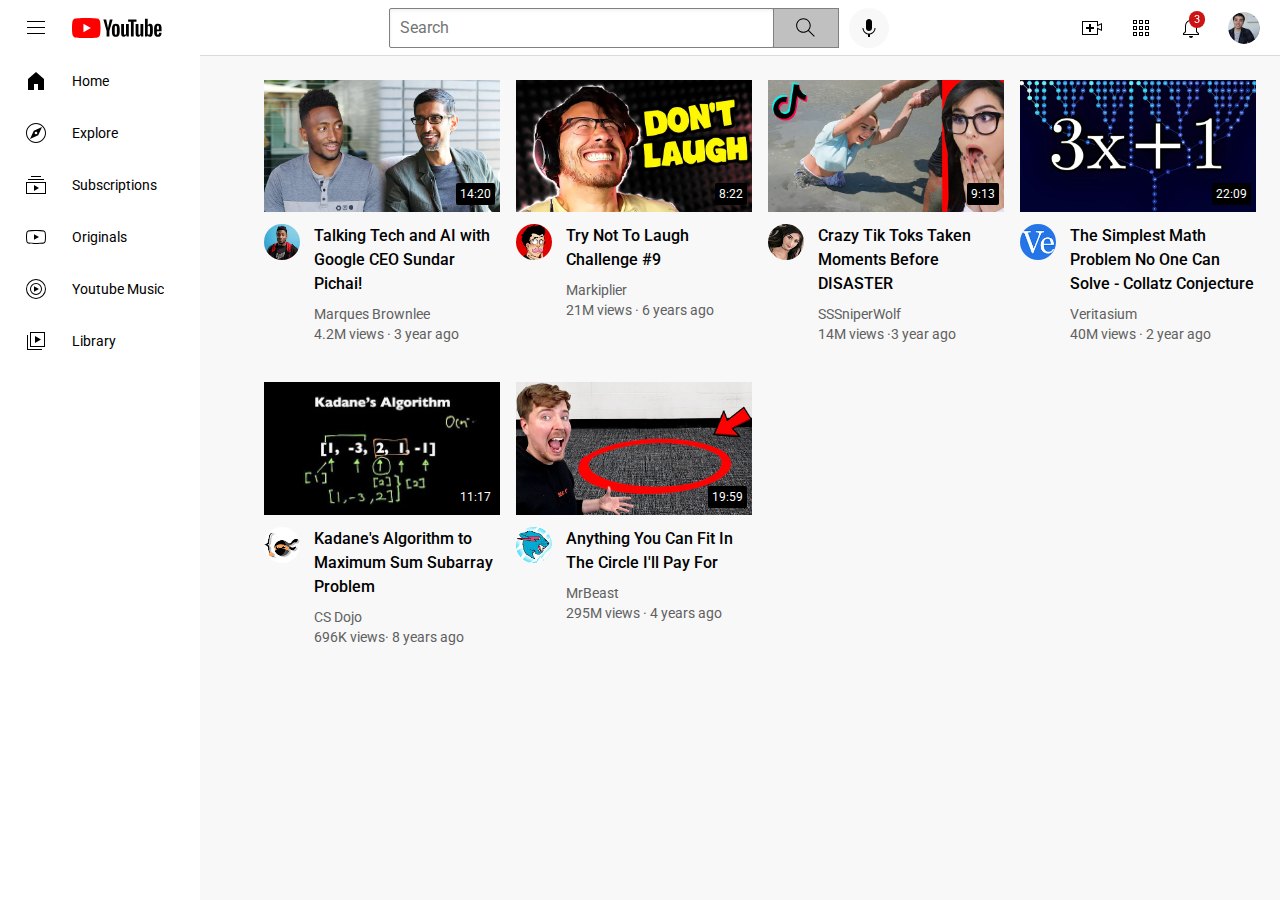
<file: index.html>
<!DOCTYPE html>
<html>

<head>
  <title>YouTube.com Clone</title>

  <link rel="preconnect" href="https://fonts.googleapis.com">
  <link rel="preconnect" href="https://fonts.gstatic.com" crossorigin>
  <link
    href="https://fonts.googleapis.com/css2?family=Montserrat:wght@400;700&family=Roboto:wght@400;500;700&display=swap"
    rel="stylesheet">

  <link rel="stylesheet" href="youtube-style/general.css">
  <link rel="stylesheet" href="youtube-style/header.css">
  <link rel="stylesheet" href="youtube-style/video.css">
  <link rel="stylesheet" href="youtube-style/sidebar.css">

</head>

<body>

  <div class="header">
    <div class="left-section">
      <img class="hamburger-menu" src="ICONS/hamburger-menu.svg">
      <img class="youtube-logo" src="ICONS/youtube-logo.svg">
    </div>
    <div class="middle-section">

      <input class="search-bar" type="text" placeholder="Search">

      <button class="search-button">
        <img class="search-icon" src="ICONS/search.svg">
        <div class="tooltip">Search</div>
      </button>

      <button class="voice-search-button">
        <img class="voice-search-icon" src="ICONS/voice-search-icon.svg">
        <div class="tooltip">Search with your voice</div>

      </button>

    </div>
    <div class="right-section">
      <div class="upload-icon-container">
        <img class="upload-icon" src="ICONS/upload.svg">
        <div class="tooltip">Create</div>
      </div>
      <div class="youtube-apps-icon-container">
        <img class="youtube-apps-icon" src="ICONS/youtube-apps.svg">
        <div class="tooltip">YouTube apps</div>
      </div>

      <div class="notification-icon-container">
        <img class="notification-icon" src="ICONS/notifications.svg">
        <div class="notification-count">3</div>
        <div class="tooltip">Notifications</div>

      </div>

      <img class="my-channel-logo" src="channel-logo/my-channel.jpeg">


    </div>
  </div>

  <div class="sidebar">
    <div class="sidebar-link">
      <img src="ICONS/home.svg">
      <div>Home</div>
    </div>
    <div class="sidebar-link">
      <img src="ICONS/explore.svg">
      <div>Explore</div>
    </div>
    <div class="sidebar-link">
      <img src="ICONS/subscriptions.svg">
      <div>Subscriptions</div>
    </div>
    <div class="sidebar-link">
      <img src="ICONS/originals.svg">
      <div>Originals</div>
    </div>
    <div class="sidebar-link">
      <img src="ICONS/youtube-music.svg">
      <div>Youtube Music</div>
    </div>
    <div class="sidebar-link">
      <img src="ICONS/library.svg">
      <div>Library</div>
    </div>
  </div>

  <div class="video-grid">
    <div class="video-preview">
      <div class="thumbnail-row">
        <a href="https://www.youtube.com/watch?v=n2RNcPRtAiY">
          <img class="thumbnail" src="thumbnails/thumbnail-1.webp"></a>

        <div class="video-time">14:20</div>
      </div>

      <div class="video-info-grid">
        <div class="channel-picture">
          <div class="profile-picture-container">
            <a href="https://www.youtube.com/c/mkbhd">
              <img class="profile-picture" src="channel-logo/channel-1.jpeg">
            </a>
            <div class="channel-tooltip">
              <img class="channel-tooltip-picture" src="channel-logo/channel-1.jpeg">
              <div>
                <div class="channel-tooltip-name">
                  Marques Brownlee
                </div>
                <div class="channel-tooltip-stats">
                  19.1M subscriber
                </div>
              </div>


            </div>
          </div>



        </div>
        <div class="video-info">
          <p class="video-title">
            <a class="video-title-link" href="https://www.youtube.com/watch?v=n2RNcPRtAiY">Talking Tech and AI with
              Google CEO Sundar Pichai!</a>
          </p>
          <p class="video-author">
            Marques Brownlee
          </p>
          <p class="video-stats">
            4.2M views &#183; 3 year ago
          </p>
        </div>

      </div>



    </div>


    <div class="video-preview">
      <div class="thumbnail-row">
        <a href="https://www.youtube.com/watch?v=mP0RAo9SKZk"><img class="thumbnail"
            src="thumbnails/thumbnail-2.webp"></a>

        <div class="video-time">8:22</div>
      </div>

      <div class="video-info-grid">
        <div class="channel-picture">
          <div class="profile-picture-container">
            <a href="https://www.youtube.com/c/markiplier">
              <img class="profile-picture" src="channel-logo/channel-2.jpeg">
            </a>
            <div class="channel-tooltip">
              <img class="channel-tooltip-picture" src="channel-logo/channel-2.jpeg">
              <div>
                <div class="channel-tooltip-name">
                  Markiplier
                </div>
                <div class="channel-tooltip-stats">
                  36M subscriber
                </div>
              </div>


            </div>
          </div>
         

        </div>
        <div class="video-info">
          <p class="video-title">
            <a href="https://www.youtube.com/watch?v=mP0RAo9SKZk" class="video-title-link">Try Not To Laugh Challenge
              #9</a>

          </p>
          <p class="video-author">
            Markiplier
          </p>
          <p class="video-stats">
            21M views &#183; 6 years ago
          </p>
        </div>


      </div>
    </div>


    <div class="video-preview">
      <div class="thumbnail-row">
        <a href="https://www.youtube.com/watch?v=FgjPQQeTh1w"><img class="thumbnail"
            src="thumbnails/thumbnail-3.webp"></a>

        <div class="video-time">9:13</div>
      </div>

      <div class="video-info-grid">
        <div class="channel-picture">
          <div class="profile-picture-container">
            <a href="https://www.youtube.com/user/SSSniperWolf">
              <img class="profile-picture" src="channel-logo/channel-3.jpeg">
            </a>
            <div class="channel-tooltip">
              <img class="channel-tooltip-picture" src="channel-logo/channel-3.jpeg">
              <div>
                <div class="channel-tooltip-name">
                  SSSniperWolf
                </div>
                <div class="channel-tooltip-stats">
                  14M subscriber
                </div>
              </div>


            </div>
          </div>
         

        </div>
        <div class="video-info">
          <p class="video-title">
            <a class="video-title-link" href="https://www.youtube.com/watch?v=FgjPQQeTh1w">Crazy Tik Toks Taken Moments
              Before DISASTER</a>

          </p>
          <p class="video-author">
            SSSniperWolf

          </p>
          <p class="video-stats">
            14M views &#183;3 year ago
          </p>
        </div>


      </div>
    </div>


    <div class="video-preview">
      <div class="thumbnail-row">
        <a href="https://www.youtube.com/watch?v=094y1Z2wpJg"> <img class="thumbnail"
            src="thumbnails/thumbnail-4.webp"></a>

        <div class="video-time">22:09</div>
      </div>

      <div class="video-info-grid">
        <div class="channel-picture">
          <div class="profile-picture-container">
            <a href="https://www.youtube.com/c/veritasium">
              <img class="profile-picture" src="channel-logo/channel-4.jpeg">
            </a>
            <div class="channel-tooltip">
              <img class="channel-tooltip-picture" src="channel-logo/channel-4.jpeg">
              <div>
                <div class="channel-tooltip-name">
                  Veritasium
                </div>
                <div class="channel-tooltip-stats">
                  15.8M subscriber
                </div>
              </div>


            </div>
          </div>
          

        </div>
        <div class="video-info">
          <p class="video-title">
            <a class="video-title-link" href="https://www.youtube.com/watch?v=094y1Z2wpJg">The Simplest Math Problem No
              One Can Solve - Collatz Conjecture</a>

          </p>
          <p class="video-author">
            Veritasium
          </p>
          <p class="video-stats">
            40M views &#183; 2 year ago
          </p>
        </div>


      </div>
    </div>

    <div class="video-preview">
      <div class="thumbnail-row">
        <a href="https://www.youtube.com/watch?v=86CQq3pKSUw"> <img class="thumbnail" src="thumbnails/thumbnail-5.webp">
        </a>
        <div class="video-time">11:17
        </div>
      </div>

      <div class="video-info-grid">
        <div class="channel-picture">
          <div class="profile-picture-container">
            <a href="https://www.youtube.com/c/CSDojo">
              <img class="profile-picture" src="channel-logo/channel-5.jpeg">
            </a>
            <div class="channel-tooltip">
              <img class="channel-tooltip-picture" src="channel-logo/channel-5.jpeg">
              <div>
                <div class="channel-tooltip-name">
                CS Dojo
                </div>
                <div class="channel-tooltip-stats">
                  1.94M subscriber
                </div>
              </div>


            </div>
          </div>
         


        </div>
        <div class="video-info">
          <p class="video-title">
            <a class="video-title-link" href="https://www.youtube.com/watch?v=86CQq3pKSUw">Kadane's Algorithm to Maximum
              Sum Subarray Problem</a>

          </p>
          <p class="video-author">
            CS Dojo
          </p>
          <p class="video-stats">
            696K views&#183; 8 years ago
          </p>
        </div>


      </div>
    </div>



    <div class="video-preview">
      <div class="thumbnail-row">
        <a href="https://www.youtube.com/watch?v=yXWw0_UfSFg"> <img class="thumbnail"
            src="thumbnails/thumbnail-6.webp"></a>

        <div class="video-time">19:59</div>
      </div>

      <div class="video-info-grid">
        <div class="channel-picture">
          <div class="profile-picture-container">
            <a href="https://www.youtube.com/channel/UCX6OQ3DkcsbYNE6H8uQQuVA">
              <img class="profile-picture" src="channel-logo/channel-6.jpeg">
            </a>
            <div class="channel-tooltip">
              <img class="channel-tooltip-picture" src="channel-logo/channel-6.jpeg">
              <div>
                <div class="channel-tooltip-name">
                  MrBeast
                </div>
                <div class="channel-tooltip-stats">
                  295M subscriber
                </div>
              </div>


            </div>
          </div>
          


        </div>
        <div class="video-info">
          <p class="video-title">
            <a class="video-title-link" href="https://www.youtube.com/watch?v=yXWw0_UfSFg"> Anything You Can Fit In The
              Circle I&#39;ll Pay For</a>
          </p>
          <p class="video-author">
            MrBeast
          </p>
          <p class="video-stats">
            295M views &#183; 4 years ago
          </p>
        </div>


      </div>
    </div>


  </div>
























































</body>

</html>
</file>
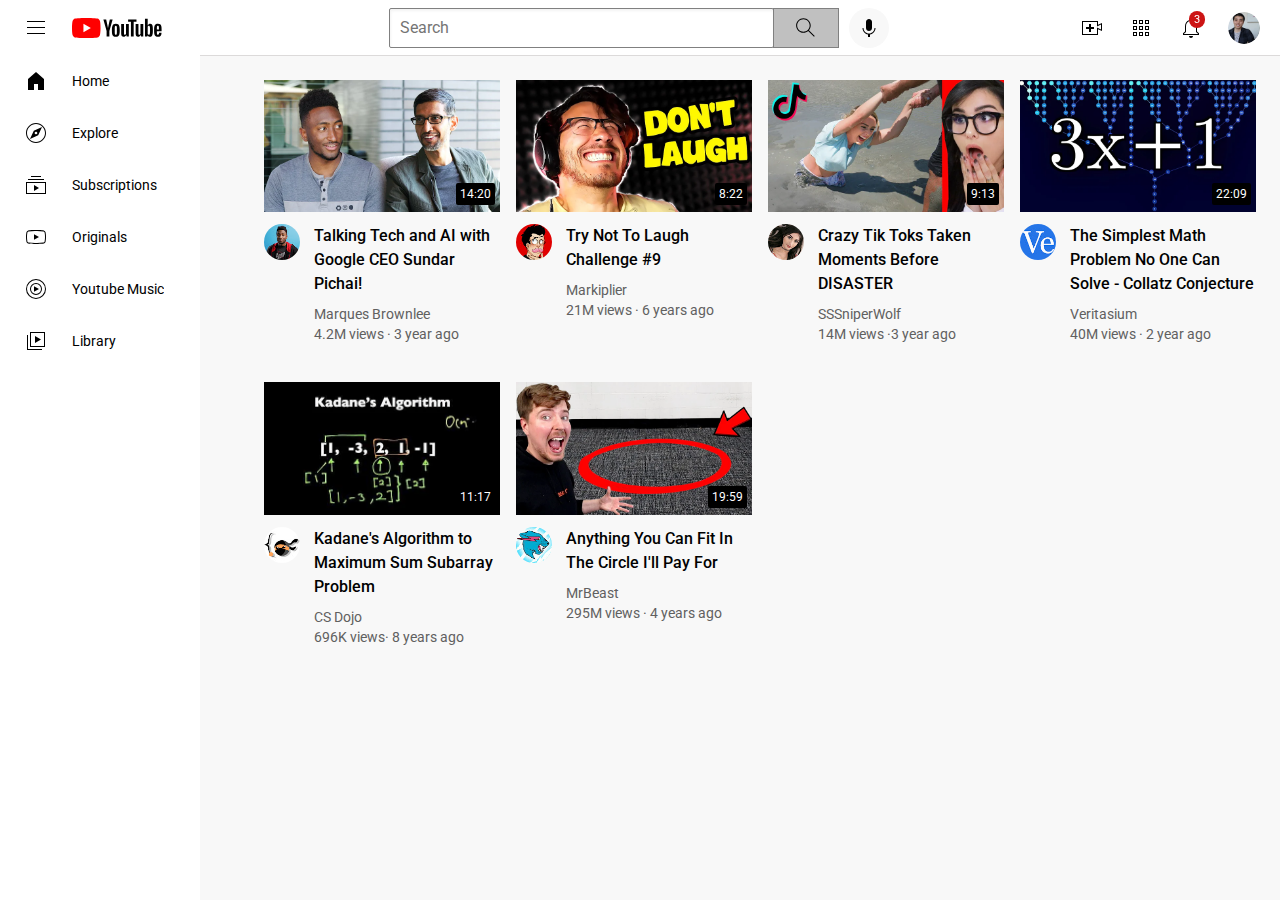
<file: youtube.html>
<!DOCTYPE html>
<html>

<head>
  <title>YouTube.com Clone</title>

  <link rel="preconnect" href="https://fonts.googleapis.com">
  <link rel="preconnect" href="https://fonts.gstatic.com" crossorigin>
  <link
    href="https://fonts.googleapis.com/css2?family=Montserrat:wght@400;700&family=Roboto:wght@400;500;700&display=swap"
    rel="stylesheet">

  <link rel="stylesheet" href="youtube-style/general.css">
  <link rel="stylesheet" href="youtube-style/header.css">
  <link rel="stylesheet" href="youtube-style/video.css">
  <link rel="stylesheet" href="youtube-style/sidebar.css">

</head>

<body>

  <div class="header">
    <div class="left-section">
      <img class="hamburger-menu" src="ICONS/hamburger-menu.svg">
      <img class="youtube-logo" src="ICONS/youtube-logo.svg">
    </div>
    <div class="middle-section">

      <input class="search-bar" type="text" placeholder="Search">

      <button class="search-button">
        <img class="search-icon" src="ICONS/search.svg">
        <div class="tooltip">Search</div>
      </button>

      <button class="voice-search-button">
        <img class="voice-search-icon" src="ICONS/voice-search-icon.svg">
        <div class="tooltip">Search with your voice</div>

      </button>

    </div>
    <div class="right-section">
      <div class="upload-icon-container">
        <img class="upload-icon" src="ICONS/upload.svg">
        <div class="tooltip">Create</div>
      </div>
      <div class="youtube-apps-icon-container">
        <img class="youtube-apps-icon" src="ICONS/youtube-apps.svg">
        <div class="tooltip">YouTube apps</div>
      </div>

      <div class="notification-icon-container">
        <img class="notification-icon" src="ICONS/notifications.svg">
        <div class="notification-count">3</div>
        <div class="tooltip">Notifications</div>

      </div>

      <img class="my-channel-logo" src="channel-logo/my-channel.jpeg">


    </div>
  </div>

  <div class="sidebar">
    <div class="sidebar-link">
      <img src="ICONS/home.svg">
      <div>Home</div>
    </div>
    <div class="sidebar-link">
      <img src="ICONS/explore.svg">
      <div>Explore</div>
    </div>
    <div class="sidebar-link">
      <img src="ICONS/subscriptions.svg">
      <div>Subscriptions</div>
    </div>
    <div class="sidebar-link">
      <img src="ICONS/originals.svg">
      <div>Originals</div>
    </div>
    <div class="sidebar-link">
      <img src="ICONS/youtube-music.svg">
      <div>Youtube Music</div>
    </div>
    <div class="sidebar-link">
      <img src="ICONS/library.svg">
      <div>Library</div>
    </div>
  </div>

  <div class="video-grid">
    <div class="video-preview">
      <div class="thumbnail-row">
        <a href="https://www.youtube.com/watch?v=n2RNcPRtAiY">
          <img class="thumbnail" src="thumbnails/thumbnail-1.webp"></a>

        <div class="video-time">14:20</div>
      </div>

      <div class="video-info-grid">
        <div class="channel-picture">
          <div class="profile-picture-container">
            <a href="https://www.youtube.com/c/mkbhd">
              <img class="profile-picture" src="channel-logo/channel-1.jpeg">
            </a>
            <div class="channel-tooltip">
              <img class="channel-tooltip-picture" src="channel-logo/channel-1.jpeg">
              <div>
                <div class="channel-tooltip-name">
                  Marques Brownlee
                </div>
                <div class="channel-tooltip-stats">
                  19.1M subscriber
                </div>
              </div>


            </div>
          </div>



        </div>
        <div class="video-info">
          <p class="video-title">
            <a class="video-title-link" href="https://www.youtube.com/watch?v=n2RNcPRtAiY">Talking Tech and AI with
              Google CEO Sundar Pichai!</a>
          </p>
          <p class="video-author">
            Marques Brownlee
          </p>
          <p class="video-stats">
            4.2M views &#183; 3 year ago
          </p>
        </div>

      </div>



    </div>


    <div class="video-preview">
      <div class="thumbnail-row">
        <a href="https://www.youtube.com/watch?v=mP0RAo9SKZk"><img class="thumbnail"
            src="thumbnails/thumbnail-2.webp"></a>

        <div class="video-time">8:22</div>
      </div>

      <div class="video-info-grid">
        <div class="channel-picture">
          <div class="profile-picture-container">
            <a href="https://www.youtube.com/c/markiplier">
              <img class="profile-picture" src="channel-logo/channel-2.jpeg">
            </a>
            <div class="channel-tooltip">
              <img class="channel-tooltip-picture" src="channel-logo/channel-2.jpeg">
              <div>
                <div class="channel-tooltip-name">
                  Markiplier
                </div>
                <div class="channel-tooltip-stats">
                  36M subscriber
                </div>
              </div>


            </div>
          </div>
         

        </div>
        <div class="video-info">
          <p class="video-title">
            <a href="https://www.youtube.com/watch?v=mP0RAo9SKZk" class="video-title-link">Try Not To Laugh Challenge
              #9</a>

          </p>
          <p class="video-author">
            Markiplier
          </p>
          <p class="video-stats">
            21M views &#183; 6 years ago
          </p>
        </div>


      </div>
    </div>


    <div class="video-preview">
      <div class="thumbnail-row">
        <a href="https://www.youtube.com/watch?v=FgjPQQeTh1w"><img class="thumbnail"
            src="thumbnails/thumbnail-3.webp"></a>

        <div class="video-time">9:13</div>
      </div>

      <div class="video-info-grid">
        <div class="channel-picture">
          <div class="profile-picture-container">
            <a href="https://www.youtube.com/user/SSSniperWolf">
              <img class="profile-picture" src="channel-logo/channel-3.jpeg">
            </a>
            <div class="channel-tooltip">
              <img class="channel-tooltip-picture" src="channel-logo/channel-3.jpeg">
              <div>
                <div class="channel-tooltip-name">
                  SSSniperWolf
                </div>
                <div class="channel-tooltip-stats">
                  14M subscriber
                </div>
              </div>


            </div>
          </div>
         

        </div>
        <div class="video-info">
          <p class="video-title">
            <a class="video-title-link" href="https://www.youtube.com/watch?v=FgjPQQeTh1w">Crazy Tik Toks Taken Moments
              Before DISASTER</a>

          </p>
          <p class="video-author">
            SSSniperWolf

          </p>
          <p class="video-stats">
            14M views &#183;3 year ago
          </p>
        </div>


      </div>
    </div>


    <div class="video-preview">
      <div class="thumbnail-row">
        <a href="https://www.youtube.com/watch?v=094y1Z2wpJg"> <img class="thumbnail"
            src="thumbnails/thumbnail-4.webp"></a>

        <div class="video-time">22:09</div>
      </div>

      <div class="video-info-grid">
        <div class="channel-picture">
          <div class="profile-picture-container">
            <a href="https://www.youtube.com/c/veritasium">
              <img class="profile-picture" src="channel-logo/channel-4.jpeg">
            </a>
            <div class="channel-tooltip">
              <img class="channel-tooltip-picture" src="channel-logo/channel-4.jpeg">
              <div>
                <div class="channel-tooltip-name">
                  Veritasium
                </div>
                <div class="channel-tooltip-stats">
                  15.8M subscriber
                </div>
              </div>


            </div>
          </div>
          

        </div>
        <div class="video-info">
          <p class="video-title">
            <a class="video-title-link" href="https://www.youtube.com/watch?v=094y1Z2wpJg">The Simplest Math Problem No
              One Can Solve - Collatz Conjecture</a>

          </p>
          <p class="video-author">
            Veritasium
          </p>
          <p class="video-stats">
            40M views &#183; 2 year ago
          </p>
        </div>


      </div>
    </div>

    <div class="video-preview">
      <div class="thumbnail-row">
        <a href="https://www.youtube.com/watch?v=86CQq3pKSUw"> <img class="thumbnail" src="thumbnails/thumbnail-5.webp">
        </a>
        <div class="video-time">11:17
        </div>
      </div>

      <div class="video-info-grid">
        <div class="channel-picture">
          <div class="profile-picture-container">
            <a href="https://www.youtube.com/c/CSDojo">
              <img class="profile-picture" src="channel-logo/channel-5.jpeg">
            </a>
            <div class="channel-tooltip">
              <img class="channel-tooltip-picture" src="channel-logo/channel-5.jpeg">
              <div>
                <div class="channel-tooltip-name">
                CS Dojo
                </div>
                <div class="channel-tooltip-stats">
                  1.94M subscriber
                </div>
              </div>


            </div>
          </div>
         


        </div>
        <div class="video-info">
          <p class="video-title">
            <a class="video-title-link" href="https://www.youtube.com/watch?v=86CQq3pKSUw">Kadane's Algorithm to Maximum
              Sum Subarray Problem</a>

          </p>
          <p class="video-author">
            CS Dojo
          </p>
          <p class="video-stats">
            696K views&#183; 8 years ago
          </p>
        </div>


      </div>
    </div>



    <div class="video-preview">
      <div class="thumbnail-row">
        <a href="https://www.youtube.com/watch?v=yXWw0_UfSFg"> <img class="thumbnail"
            src="thumbnails/thumbnail-6.webp"></a>

        <div class="video-time">19:59</div>
      </div>

      <div class="video-info-grid">
        <div class="channel-picture">
          <div class="profile-picture-container">
            <a href="https://www.youtube.com/channel/UCX6OQ3DkcsbYNE6H8uQQuVA">
              <img class="profile-picture" src="channel-logo/channel-6.jpeg">
            </a>
            <div class="channel-tooltip">
              <img class="channel-tooltip-picture" src="channel-logo/channel-6.jpeg">
              <div>
                <div class="channel-tooltip-name">
                  MrBeast
                </div>
                <div class="channel-tooltip-stats">
                  295M subscriber
                </div>
              </div>


            </div>
          </div>
          


        </div>
        <div class="video-info">
          <p class="video-title">
            <a class="video-title-link" href="https://www.youtube.com/watch?v=yXWw0_UfSFg"> Anything You Can Fit In The
              Circle I&#39;ll Pay For</a>
          </p>
          <p class="video-author">
            MrBeast
          </p>
          <p class="video-stats">
            295M views &#183; 4 years ago
          </p>
        </div>


      </div>
    </div>


  </div>
























































</body>

</html>
</file>
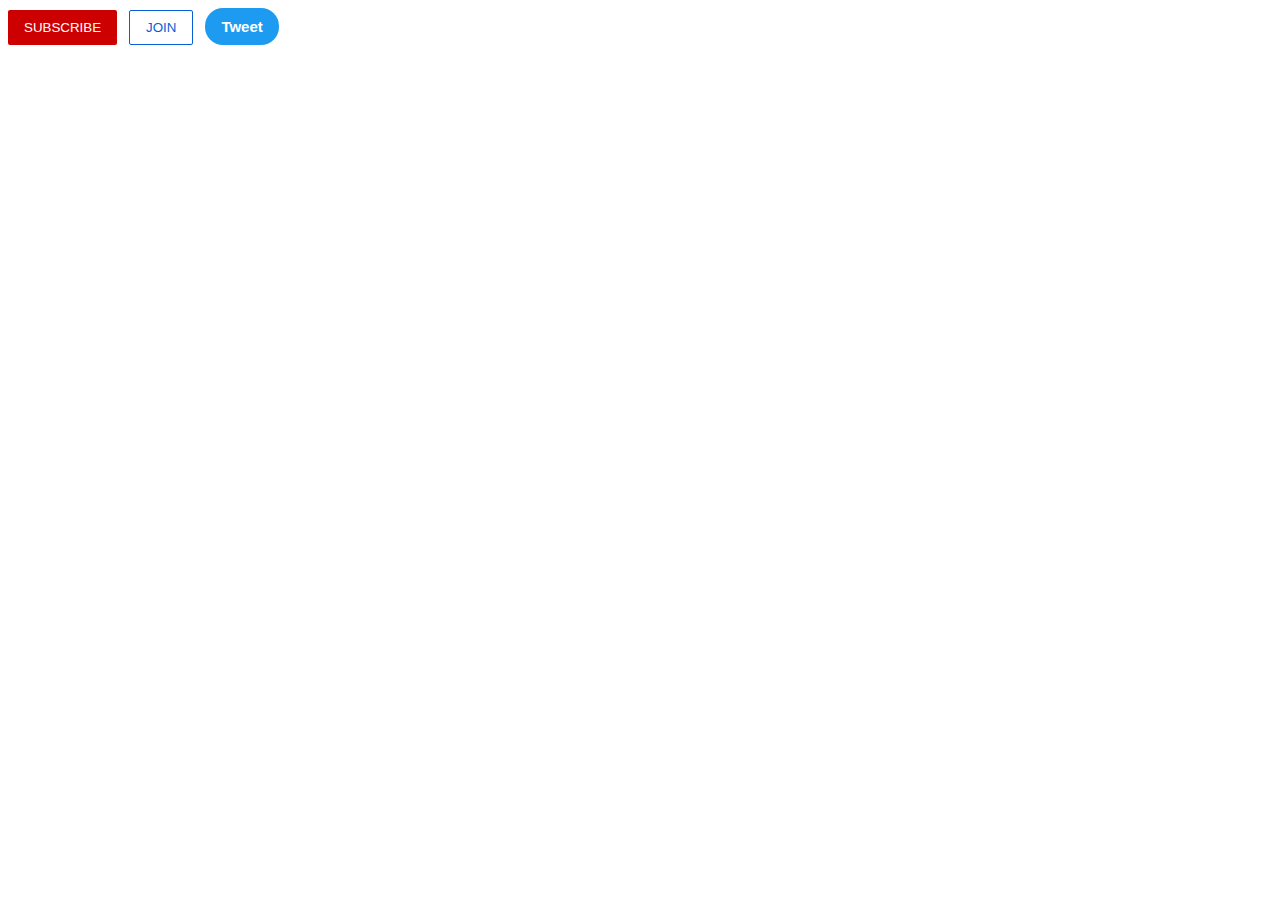
<file: intro-to-html/buttons.html>
<!DOCTYPE html>
<html>
  <head>
    <title>buttons</title>
    <link rel="stylesheet" href="/intro-to-html/style/button.css">
  </head>
  <body>
    <button class="subscribe-button">
      SUBSCRIBE
      </button>
      
      <button class="join-button">
        JOIN
      </button>  
      
      <button class="Tweet-button">
       Tweet
      </button>
  </body>
</html>
</file>
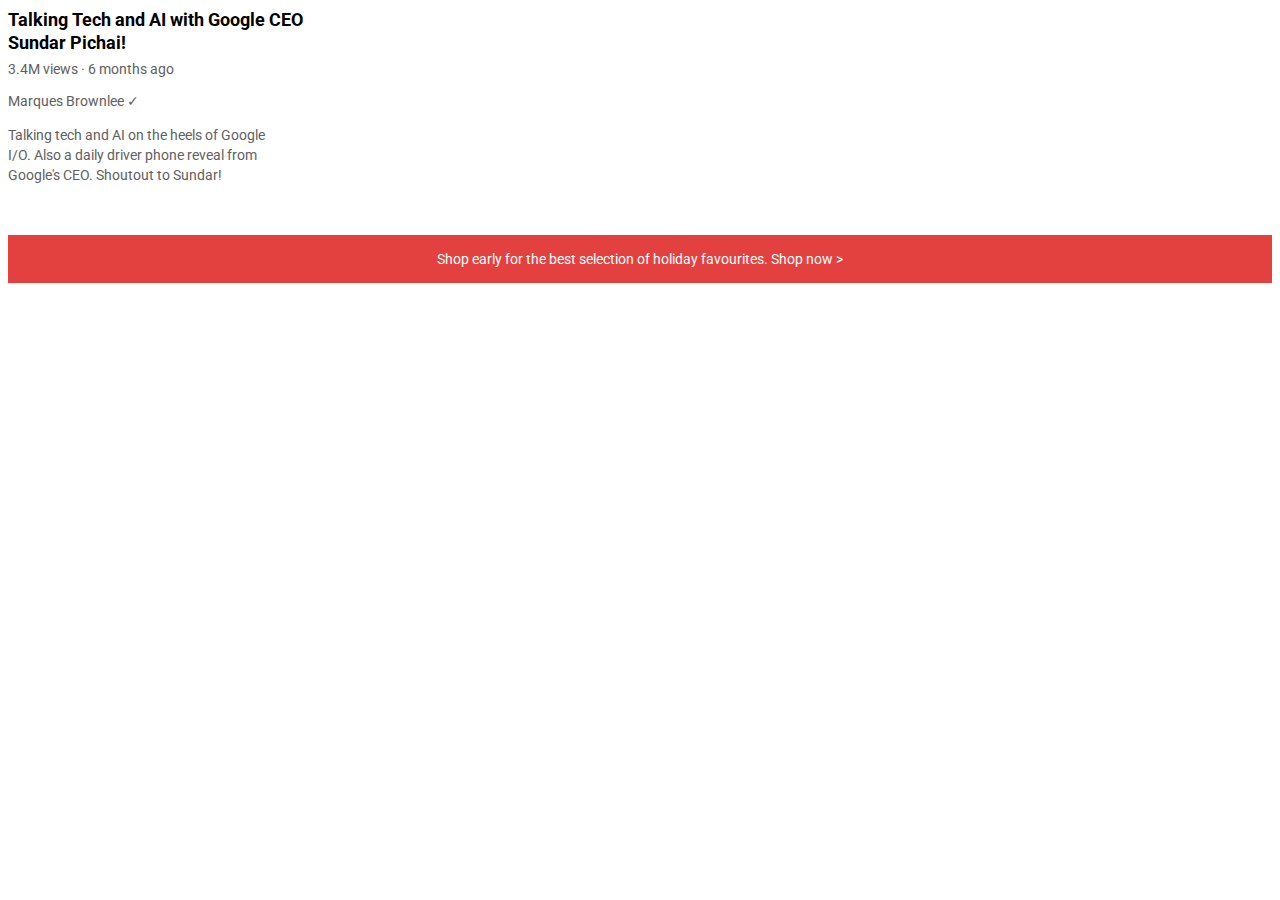
<file: intro-to-html/text.html>
<!DOCTYPE html>
<html>
  <head>
    <title>Text practice </title>
    <link rel="preconnect" href="https://fonts.googleapis.com">
<link rel="preconnect" href="https://fonts.gstatic.com" crossorigin>
<link href="https://fonts.googleapis.com/css2?family=Roboto:wght@400;700&display=swap" rel="stylesheet">

    <link rel="stylesheet" href="/intro-to-html/style/text.css">
  </head>
  <body>
    <p class="video-title">
      Talking Tech and AI with Google CEO Sundar Pichai!
    </p>
    <p class="video-view">
      3.4M views &#183; 6 months ago
    </p>
    <p class="video-author">
      Marques Brownlee ✓
    </p>
    <p class="video-description">
      Talking tech and AI on the heels of Google I/O. Also a daily driver phone reveal from Google's CEO. Shoutout to Sundar!
    </p>
    <p class="ad">
      Shop early for the best selection of holiday favourites. <span class="shopnow">Shop now ></span>
    </p>
  </body>
</html>
</file>
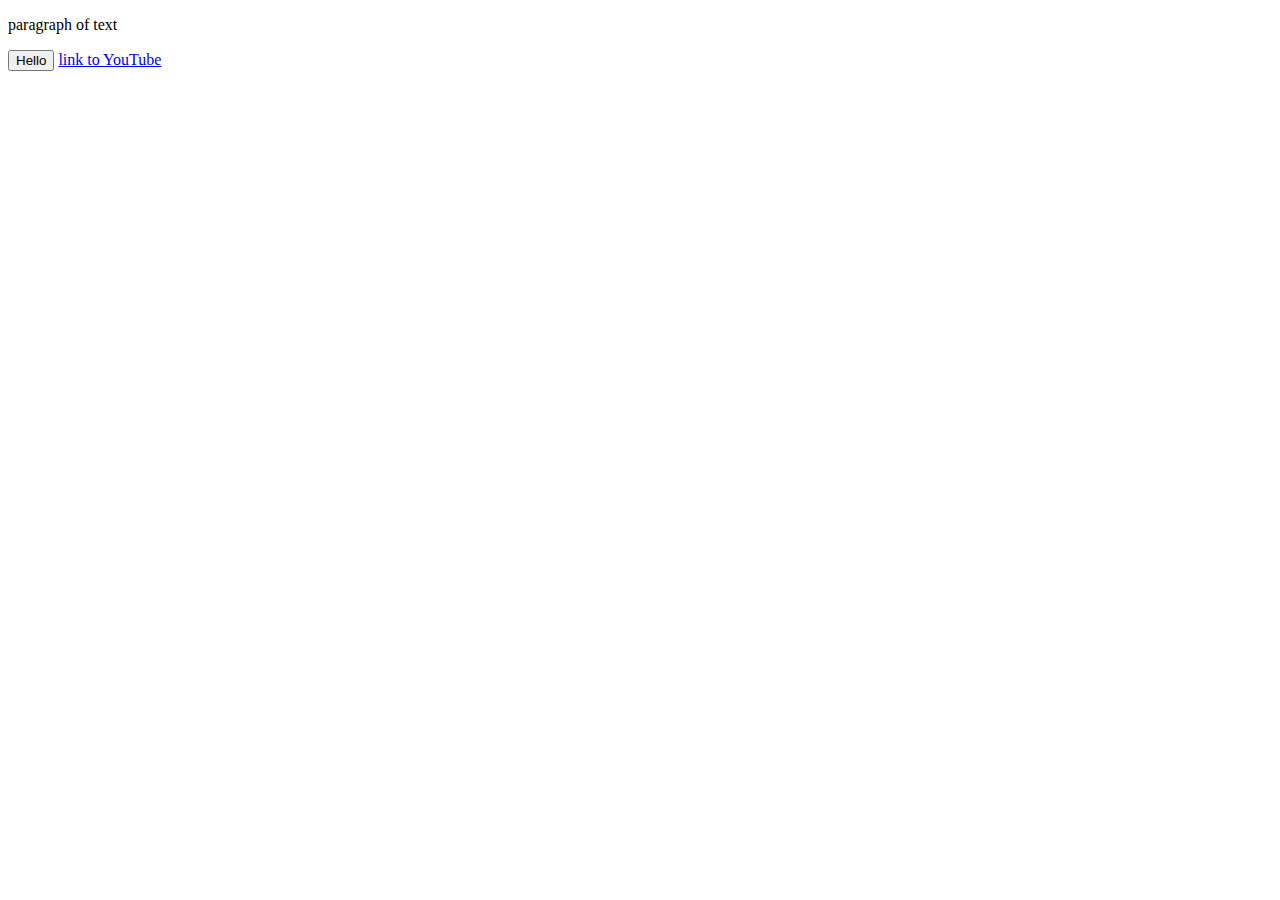
<file: intro-to-html/website.html>
<!DOCTYPE html>
<html>
  <head>
    <title>first website</title>
  </head>
  <body>
    <p>
      paragraph of text
    </p>
    
    <button>
      Hello
    </button>
    
    <a href="https://www.youtube.com/" target="_blank">
      link to YouTube
    </a>
  </body>
</html>
</file>
<file: youtube-style/general.css>
p{
    font-family: roboto,arial;
    margin-top: 0;
    margin-bottom: 0;
  }

  body{
    margin:0;
    padding-top: 80px;
    padding-left: 96px;
    padding-right: 24px;
    background-color: rgb(248, 248, 248);
   
    
  }

  @media (min-width: 1200.1px) {
    body {
      margin-left: 168px;
    }
  }
</file>
<file: youtube-style/header.css>
.header{
  height: 55px;
  display: flex;
  flex-direction: row;
  justify-content:space-between;
  position: fixed;
  top: 0px;
  left: 0px;
  right: 0px;
  background-color: white;
  border-bottom-width:1px ;
  border-bottom-style: solid;
  border-bottom-color: rgb(220, 218, 218);
  z-index: 100;
}


.left-section{
 
  display: flex;
  align-items: center;
}

.hamburger-menu{
  height: 24px;
  margin-left: 24px;
  margin-right: 24px;
}

.youtube-logo{
  height: 20px;
}




.middle-section{
  
  flex: 1;
  margin-left: 70px;
  margin-right: 35px;
  max-width: 500px;
  display: flex;
  align-items: center;
}
.search-bar{
  flex: 1;
  height: 36px;
  padding-left: 10px;
  font-size: 16px;
  border-width: 1px;
  border-style: solid;
  border-color: grey;
  border-radius: 2px;
  box-shadow: inset 1px 2px 3px rgba(0, 0, 0, 0.05 );
  width: 0;
}
.search-bar::placeholder{
  font-family: Roboto, Arial;
  font-size: 16px;
}

.search-button{
  height: 40px;
  width: 66px;
  background-color: rgb(192, 192, 192);
  border-width: 1px;
  border-style: solid;
  border-color: grey;
  margin-left: -1px;
  margin-right: 10px;
 
  cursor: pointer;

}


.search-icon{
  height: 25px;
 

}
.voice-search-button{
  height: 40px;
  width: 40px;
  border-radius: 20px;
  border: none;
  background-color:rgb(248, 248, 248) ;
}

.voice-search-icon{
  height: 24px;
 


}

.right-section{
  display: flex;
  width: 180px;
  align-items: center;
  justify-content: space-between;
  margin-right: 20px;
  flex-shrink: 0;
}

.upload-icon{
  height: 24px;
}
.youtube-apps-icon{
  height: 24px;
}
.notification-icon{
  height: 24px;

}

.my-channel-logo{
  height: 32px;
  border-radius: 16px;
}


.notification-icon-container{
  position: relative;
}

.notification-count{
  position: absolute;
  right:-2px;
  top:-5px;
  background-color: rgb(204, 20, 20);
  color: white;
  font-family: Roboto,Arial;
  font-size:11px;
  padding-left: 5px;
  padding-right:5px;
  padding-top: 2px;
  padding-bottom: 2px;
  border-radius: 10px;
}


.search-button,
.voice-search-button,
.upload-icon-container,
.youtube-apps-icon-container,
.notification-icon-container
{
  position: relative;
  display: flex;
  align-items: center;
  justify-content: center;
  cursor: pointer;
}


.search-button .tooltip,
.voice-search-button .tooltip,
.upload-icon-container .tooltip,
.youtube-apps-icon-container .tooltip,
.notification-icon-container .tooltip
{
  position: absolute;
  bottom: -30px;
 
  background-color: rgba(96, 96, 96, 0.9);
  color: white;
  padding-left: 8px;
  padding-top: 4px;
  padding-right: 8px;
  padding-bottom: 4px;
  border-radius: 2px;
  font-family: Roboto,arial;
  font-size: 12px;
  
  opacity: 0;
  transition: opacity 0.15s;
  pointer-events: none;
  white-space: nowrap;

}

.search-button:hover .tooltip,
.voice-search-button:hover .tooltip,
.upload-icon-container:hover .tooltip,
.youtube-apps-icon-container:hover .tooltip,
.notification-icon-container:hover .tooltip
{
  opacity: 1;
}
</file>
<file: youtube-style/video.css>
.thumbnail{
    width: 100%;
    
  }
  
    
  
  .video-title
  
  { 
    margin-top: 0;
    font-size: 14px;
    font-weight: 500;
    line-height: 20px;
    margin-bottom: 10px;
  }
  .video-author,
  .video-stats{
  font-size: 12px;
  color: rgb(96, 96, 96);
  }
  .video-author{
    margin-bottom: 4px;
  }

@media(min-width:1000px){
  .video-title{
    font-size: 16px;
    line-height: 24px;
  }
}

@media(min-width:1000px){
  .video-author,
  .video-stats{
    font-size: 14px;
  }
}
  
  
  
  
  
  .video-info-grid{
  display: grid;
  grid-template-columns: 50px 1fr;
  
  
  
  }
  
  .profile-picture{
    width: 36px;
    border-radius: 50px;
    
  }
  .thumbnail-row{
    margin-bottom: 8px ;
    position: relative;
    
  }
  .video-time{
    position: absolute;
    right: 5px;
    bottom: 11px;
    background-color: black;
    color: white;
    font-family: Roboto,arial;
    font-size: 12px;
    padding-left: 4px;
    padding-right: 4px;
    padding-top: 4px;
    padding-bottom: 4px;
    border-radius: 2px;
  }
  .video-grid{
    display: grid;
    grid-template-columns: 1fr 1fr 1fr;
    column-gap: 16px;
    row-gap:40px ;
  }


@media (max-width:750px){
  .video-grid{
    grid-template-columns: 1fr 1fr;
  }
}
@media (min-width:750..02px) and (max-width:1000px){
  .video-grid{
    grid-template-columns: 1fr 1fr 1fr;
  }
}
@media (min-width:1000.02px){
  .video-grid{
    grid-template-columns: 1fr 1fr 1fr 1fr;
  }
}


 .video-title-link{
  text-decoration: none;
  color: black;

 }


 .profile-picture-container{
  position: relative;
  display: inline-block;
 }

 .channel-tooltip{
  position: absolute;
  top: 55px;

  background-color: white;
  width: 200px;
  padding-left: 12px;
  padding-right: 12px;
  padding-top: 10px;
  padding-bottom: 10px;
  box-shadow: 2px 3px 10px rgba(0,0,0,0.3);
  border-radius: 6px;

  opacity: 0;
  pointer-events: none;

  display: flex;
  align-items: center;
  transition: opacity 0.15s;
  z-index: 300;



 }
 .profile-picture-container:hover .channel-tooltip{
  opacity: 1;
 }


.channel-tooltip-picture{
  height: 50px;
  width: 50px;
  border-radius: 25px;
  margin-right: 8px;

}
.channel-tooltip-name{
  font-family: Roboto,arial;
  font-weight: bold;
  font-size: 16px;
  margin-bottom: 4px;
}


.channel-tooltip-stats {
  font-family: Roboto, Arial;
  color: rgb(96, 96, 96);
  font-size: 14px;
}
</file>
<file: youtube-style/sidebar.css>
@media (max-width:1200px){
  .sidebar{
    position: fixed;
    left: 0;
    bottom: 0;
    top: 55px;
    width: 72px;
    background-color: white;
   
    z-index: 200;
    padding-top: 5px;
    
  }
  .sidebar-link{
    height:74px;
  
    display: flex;
    flex-direction: column;
    align-items: center;
    justify-content: center;
    cursor: pointer;
    
    
  }
  .sidebar-link:hover{
    background-color: rgb(234, 234, 234);
  }
  
  .sidebar-link img{
    width: 24px;
    margin-bottom: 4px;
  }
  
  .sidebar-link div{
    font-family: Roboto,arial;
    font-size: 10px;
  
  }
  

}


@media (min-width:1200.01px){
  .sidebar{
    position: fixed;
    left: 0;
    bottom: 0;
    top: 55px;
    width: 200px;
    background-color: white;

   
    z-index: 200;
    
    
  }
  .sidebar-link{
    height:36px;
  
    display: flex;
    flex-direction: row;
    align-items: center;
   
    cursor: pointer;
    padding: 8px 24px;
    
    
  }
  .sidebar-link:hover{
    background-color: rgb(234, 234, 234);
  }
  
  .sidebar-link img{
    width: 24px;
   
    margin-right: 24px;
    
  }
  
  .sidebar-link div{
    font-family: Roboto,arial;
    font-size: 14px;
  
  }
  

}
</file>
<file: intro-to-html/style/button.css>
.subscribe-button {
    background-color: rgb(204, 0, 0);
    color:white;
    border:none;
    padding-top: 10px;
    padding-bottom: 10px;
    padding-left: 16px;
    padding-right: 16px;
    border-radius: 2px;
    cursor:pointer;
    margin-right: 8px;
    transition: opacity 0.15s;
  }
.subscribe-button:hover {
  opacity: 0.7;
}
.subscribe-button:active{
  opacity: 0.5;
}

  .join-button {
    background-color: white;
    border-color: rgb(6, 95, 212);
    border-style: solid;
    border-width: 1px;
    color: rgb(6, 95, 212) ;
    padding-top: 9px;
    padding-bottom: 9px;
    padding-left: 16px;
    padding-right: 16px;
    border-radius: 2px;
    cursor: pointer;
    transition: bacground-color 0.15s,
    color 0.15s;


  }
  .join-button:hover{
    background-color:rgb(6, 95, 212) ;
    color: white;
  }

  .join-button:active{
    opacity: 0.7;
  }
  .Tweet-button {

    background-color: rgb(29, 155, 240);
    color: white;
    border: none;
    padding-top: 10px;
    padding-bottom: 10px;
    padding-left: 16px;
    padding-right: 16px;
    border-radius: 18px;
    font-weight: bold;
    font-size: 15px;
    cursor: pointer;
    margin-left: 8px;
  }
  .Tweet-button:hover{
box-shadow: 5px 5px 10px  rgba(0, 0, 0, 0.15);

  }
</file>
<file: intro-to-html/style/text.css>
p{
    font-family:roboto;
    margin-top: 0;

  }
  .video-title{
    font-size: 18px;
    font-weight: bold;
    width: 300px;
    line-height: 23px;
    margin-bottom: 7px;

  }
  .video-view{
    font-size: 14px;
    color:rgb(96, 96, 96) ;
    margin-bottom:16px;


  }
  .video-author{
    color:rgb(96, 96, 96) ;
    font-size: 14px;
    margin-bottom:16px;

  }
  .video-description{
    color:rgb(96, 96, 96) ;
    font-size: 14px;
    width: 280px;
    line-height: 20px;
    margin-bottom: 50px;

  }
  .ad{
    background-color:#e34140; 
    color: white;
    font-size: 14px;
    text-align: center;
    padding-top: 16px ;
    padding-bottom: 16px;



  }
  .shopnow:hover{
    cursor: pointer;
    text-decoration: underline;

  }
</file>
